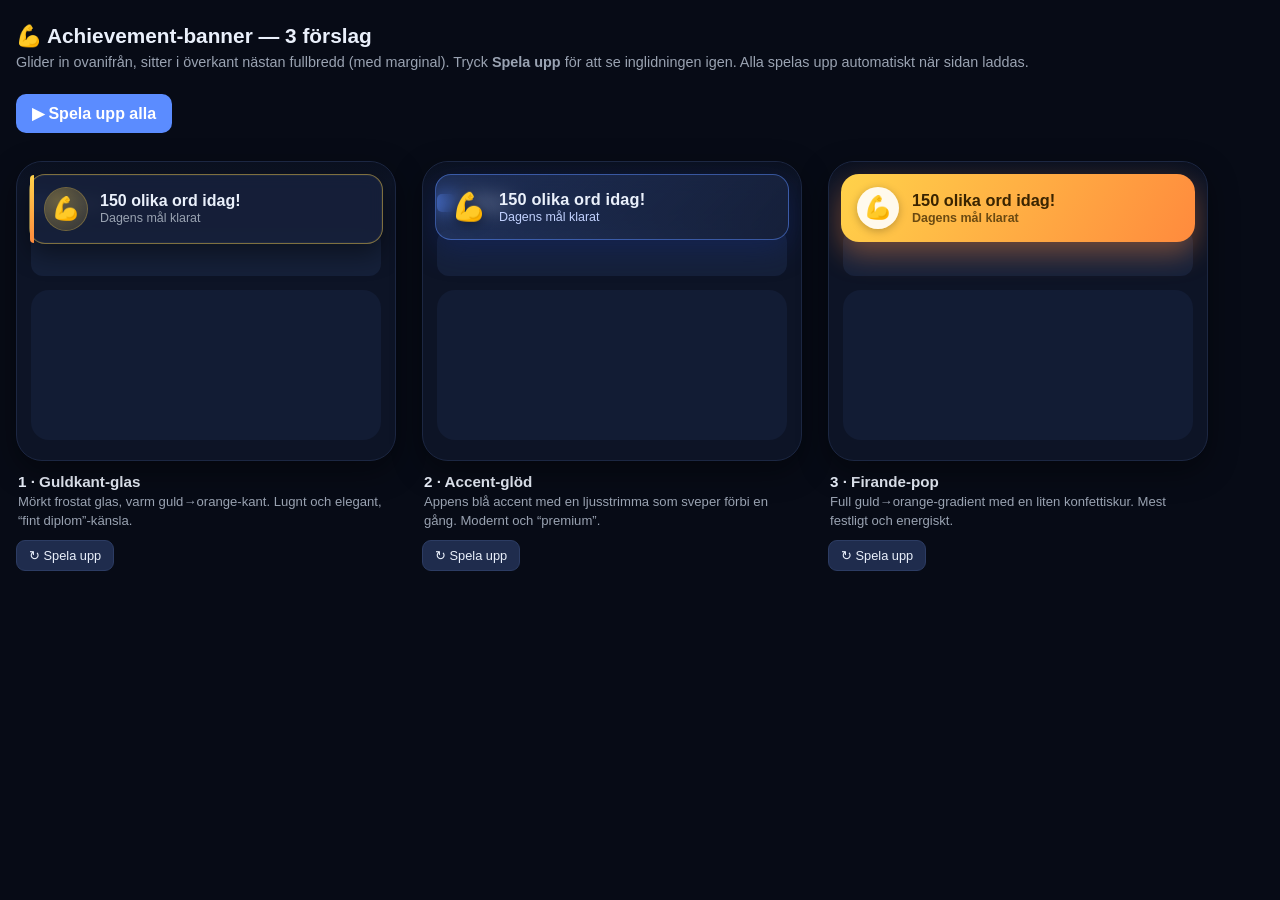
<file: mockups/achievement-banner.html>
<!DOCTYPE html>
<html lang="sv">
<head>
<meta charset="UTF-8" />
<meta name="viewport" content="width=device-width, initial-scale=1.0" />
<title>Achievement-banner – förslag</title>
</head>
<body>
<style>
  :root{
    --bg:#0d1426; --surface:#16203a; --surface-2:#1f2c4d; --text:#eaf0fb;
    --muted:#9aa3b2; --accent:#5b8cff; --gold:#ffd24a; --green:#8fbf5a; --fire:#ff8a3d;
  }
  *{box-sizing:border-box}
  body{margin:0;background:#070b16;color:var(--text);
    font-family:-apple-system,BlinkMacSystemFont,"Segoe UI",Roboto,Helvetica,Arial,sans-serif;
    padding:24px 16px 60px;}
  h1{font-size:1.3rem;margin:0 0 4px}
  .lede{color:var(--muted);font-size:.9rem;margin:0 0 20px;line-height:1.5}
  .playall{appearance:none;border:none;background:var(--accent);color:#fff;font:inherit;font-weight:700;
    padding:10px 16px;border-radius:10px;cursor:pointer;margin-bottom:28px}
  .grid{display:flex;flex-wrap:wrap;gap:26px}
  .col{flex:1 1 300px;max-width:380px}
  .cap{margin:12px 2px 0}
  .cap b{display:block;font-size:.95rem}
  .cap span{color:var(--muted);font-size:.82rem;line-height:1.45;display:block;margin-top:2px}
  .replay{appearance:none;margin-top:10px;border:1px solid #2c3c63;background:var(--surface-2);
    color:var(--text);font:inherit;font-size:.8rem;padding:7px 12px;border-radius:9px;cursor:pointer}

  /* Telefon-ram som visar appens överkant */
  .phone{position:relative;height:300px;border-radius:26px;overflow:hidden;
    background:var(--bg);border:1px solid #1c2742;box-shadow:0 10px 30px rgba(0,0,0,.4)}
  .phone .status{height:22px;background:linear-gradient(#0b1120,transparent)}
  .phone .appbar{display:flex;align-items:center;gap:8px;padding:10px 14px;color:var(--text);font-weight:700}
  .phone .appbar .dot{width:18px;height:18px;border-radius:5px;background:var(--accent);opacity:.8}
  .phone .ghost{margin:8px 14px;height:46px;border-radius:12px;background:var(--surface-2);opacity:.5}
  .phone .ghost.big{height:150px;border-radius:18px;margin-top:14px;opacity:.35}

  /* Gemensam banner-bas: överkant, nästan fullbredd, glider in ovanifrån */
  .ach{position:absolute;left:12px;right:12px;top:12px;z-index:5;
    transform:translateY(-160%);opacity:0;transition:transform .55s cubic-bezier(.18,.9,.3,1.2),opacity .35s ease;}
  .ach.show{transform:translateY(0);opacity:1}

  /* ---- Variant 1: Guldkant-glas ---- */
  .v1{display:flex;align-items:center;gap:13px;padding:13px 15px;border-radius:16px;
    background:rgba(22,32,58,.92);backdrop-filter:blur(8px);
    border:1px solid rgba(255,210,74,.45);
    box-shadow:0 10px 26px rgba(0,0,0,.45),inset 0 0 0 1px rgba(255,255,255,.04);}
  .v1::before{content:"";position:absolute;left:0;top:0;bottom:0;width:4px;border-radius:16px 0 0 16px;
    background:linear-gradient(var(--gold),var(--fire))}
  .v1 .badge{flex:none;width:42px;height:42px;border-radius:50%;display:grid;place-items:center;font-size:1.4rem;
    background:radial-gradient(circle at 30% 30%,rgba(255,210,74,.35),rgba(255,210,74,.12));
    box-shadow:0 0 0 1px rgba(255,210,74,.4)}
  .v1 .txt b{font-size:1rem;font-weight:800}
  .v1 .txt span{display:block;color:var(--muted);font-size:.78rem;margin-top:1px}

  /* ---- Variant 2: Accent-glöd (frostat) ---- */
  .v2{position:relative;display:flex;align-items:center;gap:13px;padding:15px 16px;border-radius:16px;overflow:hidden;
    background:linear-gradient(135deg,rgba(91,140,255,.22),rgba(22,32,58,.95));
    backdrop-filter:blur(10px);border:1px solid rgba(91,140,255,.5);
    box-shadow:0 10px 30px rgba(20,40,110,.45)}
  .v2 .emoji{flex:none;font-size:1.7rem;filter:drop-shadow(0 2px 6px rgba(0,0,0,.4))}
  .v2 .txt b{font-size:1.02rem;font-weight:800;letter-spacing:.01em}
  .v2 .txt span{display:block;color:#c2d2ff;font-size:.78rem;margin-top:1px}
  .v2 .shine{position:absolute;top:0;bottom:0;width:40%;left:-50%;
    background:linear-gradient(100deg,transparent,rgba(255,255,255,.16),transparent);transform:skewX(-18deg)}
  .ach.show .v2 .shine{animation:sweep 1.1s ease .25s 1}
  @keyframes sweep{from{left:-50%}to{left:130%}}

  /* ---- Variant 3: Firande-pop (gradient-pill + konfetti) ---- */
  .v3{position:relative;display:flex;align-items:center;gap:13px;padding:13px 16px;border-radius:18px;
    background:linear-gradient(120deg,var(--gold),var(--fire));
    box-shadow:0 12px 28px rgba(255,138,61,.4)}
  .v3 .badge{flex:none;width:42px;height:42px;border-radius:50%;display:grid;place-items:center;font-size:1.4rem;
    background:rgba(255,255,255,.9);box-shadow:0 2px 8px rgba(0,0,0,.25)}
  .v3 .txt b{font-size:1.02rem;font-weight:900;color:#3a2400}
  .v3 .txt span{display:block;color:#6b4a12;font-size:.78rem;font-weight:700;margin-top:1px}
  .confetti{position:absolute;left:0;right:0;top:0;height:0;pointer-events:none}
  .confetti i{position:absolute;top:6px;width:7px;height:7px;border-radius:2px;opacity:0}
  .ach.show .confetti i{animation:burst .9s ease-out .1s 1}
  @keyframes burst{0%{opacity:1;transform:translateY(0) scale(.6) rotate(0)}
    100%{opacity:0;transform:translateY(-46px) scale(1) rotate(220deg)}}
</style>

<h1>💪 Achievement-banner — 3 förslag</h1>
<p class="lede">Glider in ovanifrån, sitter i överkant nästan fullbredd (med marginal). Tryck <b>Spela upp</b> för att se inglidningen igen. Alla spelas upp automatiskt när sidan laddas.</p>
<button class="playall" onclick="playAll()">▶ Spela upp alla</button>

<div class="grid">
  <!-- Variant 1 -->
  <div class="col">
    <div class="phone">
      <div class="status"></div>
      <div class="appbar"><span class="dot"></span> Flippa</div>
      <div class="ghost"></div><div class="ghost big"></div>
      <div class="ach" id="b1">
        <div class="v1">
          <div class="badge">💪</div>
          <div class="txt"><b>150 olika ord idag!</b><span>Dagens mål klarat</span></div>
        </div>
      </div>
    </div>
    <div class="cap"><b>1 · Guldkant-glas</b><span>Mörkt frostat glas, varm guld→orange-kant. Lugnt och elegant, “fint diplom”-känsla.</span></div>
    <button class="replay" onclick="play('b1')">↻ Spela upp</button>
  </div>

  <!-- Variant 2 -->
  <div class="col">
    <div class="phone">
      <div class="status"></div>
      <div class="appbar"><span class="dot"></span> Flippa</div>
      <div class="ghost"></div><div class="ghost big"></div>
      <div class="ach" id="b2">
        <div class="v2">
          <span class="shine"></span>
          <div class="emoji">💪</div>
          <div class="txt"><b>150 olika ord idag!</b><span>Dagens mål klarat</span></div>
        </div>
      </div>
    </div>
    <div class="cap"><b>2 · Accent-glöd</b><span>Appens blå accent med en ljusstrimma som sveper förbi en gång. Modernt och “premium”.</span></div>
    <button class="replay" onclick="play('b2')">↻ Spela upp</button>
  </div>

  <!-- Variant 3 -->
  <div class="col">
    <div class="phone">
      <div class="status"></div>
      <div class="appbar"><span class="dot"></span> Flippa</div>
      <div class="ghost"></div><div class="ghost big"></div>
      <div class="ach" id="b3">
        <div class="v3">
          <div class="confetti" id="cf3"></div>
          <div class="badge">💪</div>
          <div class="txt"><b>150 olika ord idag!</b><span>Dagens mål klarat</span></div>
        </div>
      </div>
    </div>
    <div class="cap"><b>3 · Firande-pop</b><span>Full guld→orange-gradient med en liten konfettiskur. Mest festligt och energiskt.</span></div>
    <button class="replay" onclick="play('b3')">↻ Spela upp</button>
  </div>
</div>

<script>
  // bygg konfetti för variant 3
  (function(){
    const cols=['#fff','#5b8cff','#8fbf5a','#ffd24a','#ff8a3d'];
    const cf=document.getElementById('cf3');
    for(let i=0;i<12;i++){const s=document.createElement('i');
      s.style.left=(8+i*7.5)+'%';s.style.background=cols[i%cols.length];
      s.style.animationDelay=(0.1+(i%4)*0.05)+'s';cf.appendChild(s);}
  })();
  function play(id){const el=document.getElementById(id);el.classList.remove('show');
    void el.offsetWidth;el.classList.add('show');}
  function playAll(){['b1','b2','b3'].forEach((id,i)=>setTimeout(()=>play(id),i*220));}
  window.addEventListener('load',()=>setTimeout(playAll,350));
</script>
</body>
</html>
</file>
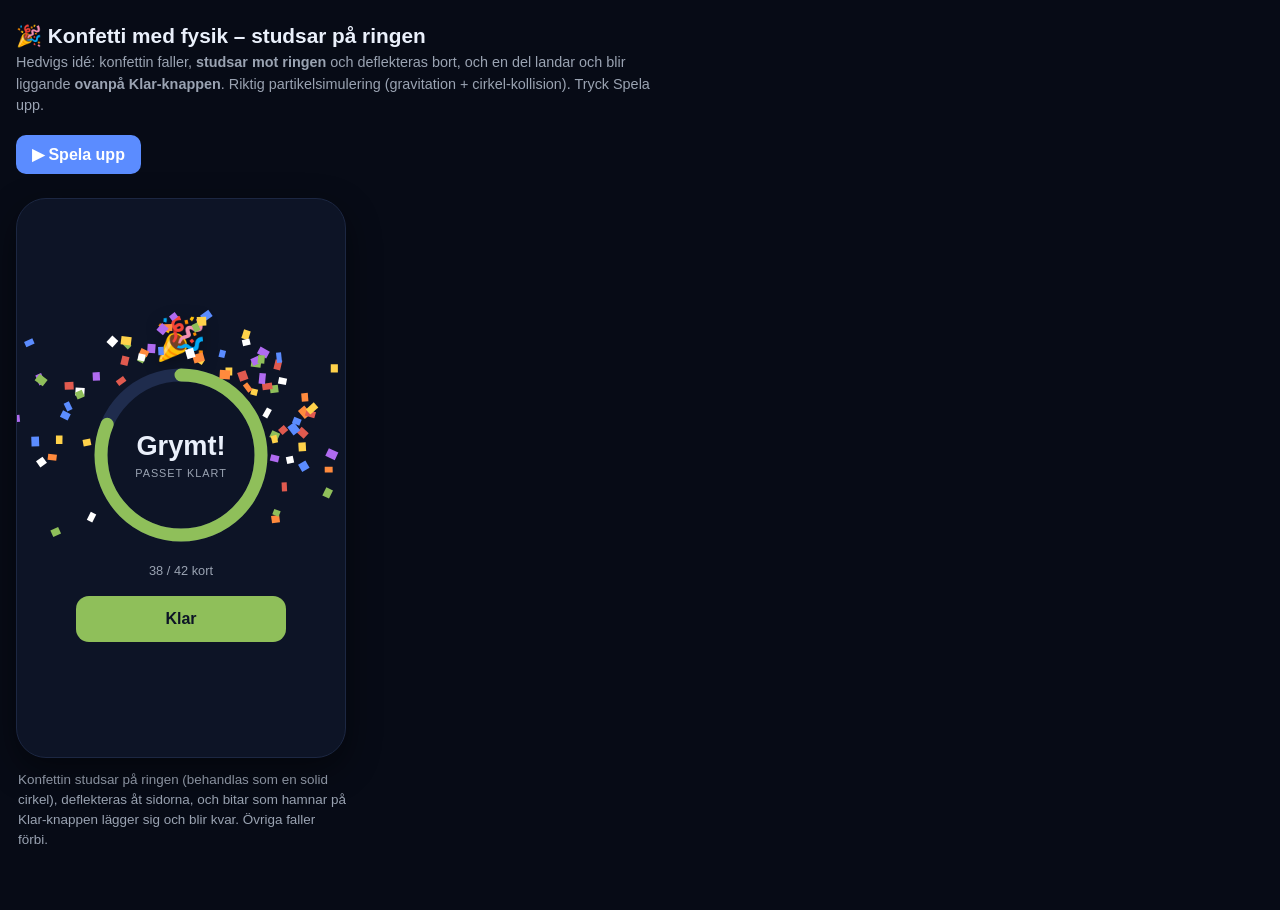
<file: mockups/konfetti-fysik.html>
<!DOCTYPE html>
<html lang="sv">
<head>
<meta charset="UTF-8" />
<meta name="viewport" content="width=device-width, initial-scale=1.0" />
<title>Konfetti – fysik (studsar på ringen)</title>
<style>
  :root{ --bg:#0d1426; --surface:#16203a; --surface-2:#1f2c4d; --text:#eaf0fb; --muted:#9aa3b2; --accent:#5b8cff; --easy:#8fbf5a; }
  *{box-sizing:border-box}
  body{margin:0;background:#070b16;color:var(--text);
    font-family:-apple-system,BlinkMacSystemFont,"Segoe UI",Roboto,Helvetica,Arial,sans-serif;padding:24px 16px 60px}
  h1{font-size:1.3rem;margin:0 0 4px}
  .lede{color:var(--muted);font-size:.9rem;margin:0 0 18px;line-height:1.5;max-width:640px}
  .replay{appearance:none;border:none;background:var(--accent);color:#fff;font:inherit;font-weight:700;
    padding:10px 16px;border-radius:10px;cursor:pointer;margin-bottom:24px}
  .phone{position:relative;width:330px;height:560px;border-radius:30px;overflow:hidden;background:var(--bg);
    border:1px solid #1c2742;box-shadow:0 12px 34px rgba(0,0,0,.45);
    display:flex;flex-direction:column;align-items:center;justify-content:center;text-align:center;padding:20px}
  .party{font-size:2.6rem;margin-bottom:-2px;z-index:1;filter:drop-shadow(0 3px 8px rgba(0,0,0,.4))}
  .ring{position:relative;width:188px;height:188px;z-index:1}
  .ring-center{position:absolute;inset:0;display:flex;flex-direction:column;align-items:center;justify-content:center}
  .ring-center .pep{font-size:1.7rem;font-weight:900}
  .ring-center .sub{color:var(--muted);font-size:.68rem;letter-spacing:.09em;text-transform:uppercase;margin-top:5px}
  .frac{color:var(--muted);font-size:.8rem;margin-top:14px;z-index:1}
  .klar{margin-top:18px;background:var(--easy);color:#0d1426;border:none;border-radius:13px;
    padding:14px 0;width:210px;font-weight:700;font-family:inherit;font-size:1rem;z-index:1}
  canvas.physics{position:absolute;inset:0;z-index:5;pointer-events:none}
  .cap{margin:12px 2px 0;max-width:330px}
  .cap span{color:var(--muted);font-size:.84rem;line-height:1.5}
</style>
</head>
<body>
<h1>🎉 Konfetti med fysik – studsar på ringen</h1>
<p class="lede">Hedvigs idé: konfettin faller, <b>studsar mot ringen</b> och deflekteras bort, och en del landar och blir liggande <b>ovanpå Klar-knappen</b>. Riktig partikelsimulering (gravitation + cirkel-kollision). Tryck Spela upp.</p>
<button class="replay" onclick="run()">▶ Spela upp</button>

<div class="phone" id="phone">
  <canvas class="physics"></canvas>
  <div class="party">🎉</div>
  <div class="ring">
    <svg viewBox="0 0 188 188" width="188" height="188">
      <circle cx="94" cy="94" r="80" fill="none" stroke="#1f2c4d" stroke-width="13"/>
      <circle cx="94" cy="94" r="80" fill="none" stroke="#8fbf5a" stroke-width="13" stroke-linecap="round"
        stroke-dasharray="503" stroke-dashoffset="95" transform="rotate(-90 94 94)"/>
    </svg>
    <div class="ring-center"><div class="pep">Grymt!</div><div class="sub">Passet klart</div></div>
  </div>
  <div class="frac">38 / 42 kort</div>
  <button class="klar">Klar</button>
</div>
<div class="cap"><span>Konfettin studsar på ringen (behandlas som en solid cirkel), deflekteras åt sidorna, och bitar som hamnar på Klar-knappen lägger sig och blir kvar. Övriga faller förbi.</span></div>

<script>
const COLS=['#5b8cff','#8fbf5a','#ffd24a','#ff8a3d','#e05a4f','#b06bf0','#fff'];
const rnd=(a,b)=>a+Math.random()*(b-a);
let rafId=null;

function run(){
  const phone=document.getElementById('phone');
  const canvas=phone.querySelector('canvas.physics');
  const dpr=Math.min(2, window.devicePixelRatio||1);
  const W=phone.clientWidth, H=phone.clientHeight;
  canvas.width=W*dpr; canvas.height=H*dpr; canvas.style.width=W+'px'; canvas.style.height=H+'px';
  const ctx=canvas.getContext('2d'); ctx.setTransform(dpr,0,0,dpr,0,0);

  const pr=phone.getBoundingClientRect();
  const rr=phone.querySelector('.ring').getBoundingClientRect();
  const br=phone.querySelector('.klar').getBoundingClientRect();
  const cx=rr.left-pr.left+rr.width/2, cy=rr.top-pr.top+rr.height/2;
  const R=rr.width/2 - 2;                 // ringen som solid cirkel
  const btn={top:br.top-pr.top, left:br.left-pr.left, right:br.right-pr.left};

  let parts=[];
  for(let i=0;i<80;i++){
    parts.push({ x:rnd(8,W-8), y:-rnd(10,160), vx:rnd(-1.3,1.3), vy:rnd(0.4,1.8),
      w:rnd(6,11), h:rnd(5,9), rot:rnd(0,6.28), vr:rnd(-0.25,0.25),
      col:COLS[i%COLS.length], rest:false, dead:false });
  }
  const G=0.17, REST=0.55, AIR=0.994, FLOOR=H+14;
  let frames=0;

  function step(){
    frames++;
    ctx.clearRect(0,0,W,H);
    let moving=0;
    for(const p of parts){
      if(!p.rest){
        p.vy+=G; p.vx*=AIR; p.x+=p.vx; p.y+=p.vy; p.rot+=p.vr;
        // studs mot ringen (solid cirkel)
        const dx=p.x-cx, dy=p.y-cy, d=Math.hypot(dx,dy);
        if(d<R && d>0.01){
          const nx=dx/d, ny=dy/d;
          p.x=cx+nx*R; p.y=cy+ny*R;
          const vn=p.vx*nx+p.vy*ny;
          p.vx=(p.vx-2*vn*nx)*REST; p.vy=(p.vy-2*vn*ny)*REST;
          p.vr+=rnd(-0.2,0.2);
        }
        // landa ovanpå Klar-knappen
        if(p.vy>0 && p.x>btn.left-3 && p.x<btn.right+3 && (p.y+p.h/2)>=btn.top && p.y<btn.top+16){
          p.y=btn.top-p.h/2; p.vy=-p.vy*0.28; p.vx*=0.55;
          if(Math.abs(p.vy)<0.7){ p.vy=0; p.vx*=0.4; if(Math.abs(p.vx)<0.25){ p.rest=true; p.y=btn.top-p.h/2; } }
        }
        if(p.y-12>FLOOR) p.dead=true;
        if(!p.dead) moving++;
      }
      if(!p.dead){
        ctx.save(); ctx.translate(p.x,p.y); ctx.rotate(p.rot); ctx.fillStyle=p.col;
        ctx.fillRect(-p.w/2,-p.h/2,p.w,p.h); ctx.restore();
      }
    }
    parts=parts.filter(p=>!p.dead);
    if(parts.length && (moving>0 && frames<900)) rafId=requestAnimationFrame(step);
  }
  cancelAnimationFrame(rafId); step();
}
window.addEventListener('load', ()=>setTimeout(run,300));
</script>
</body>
</html>
</file>
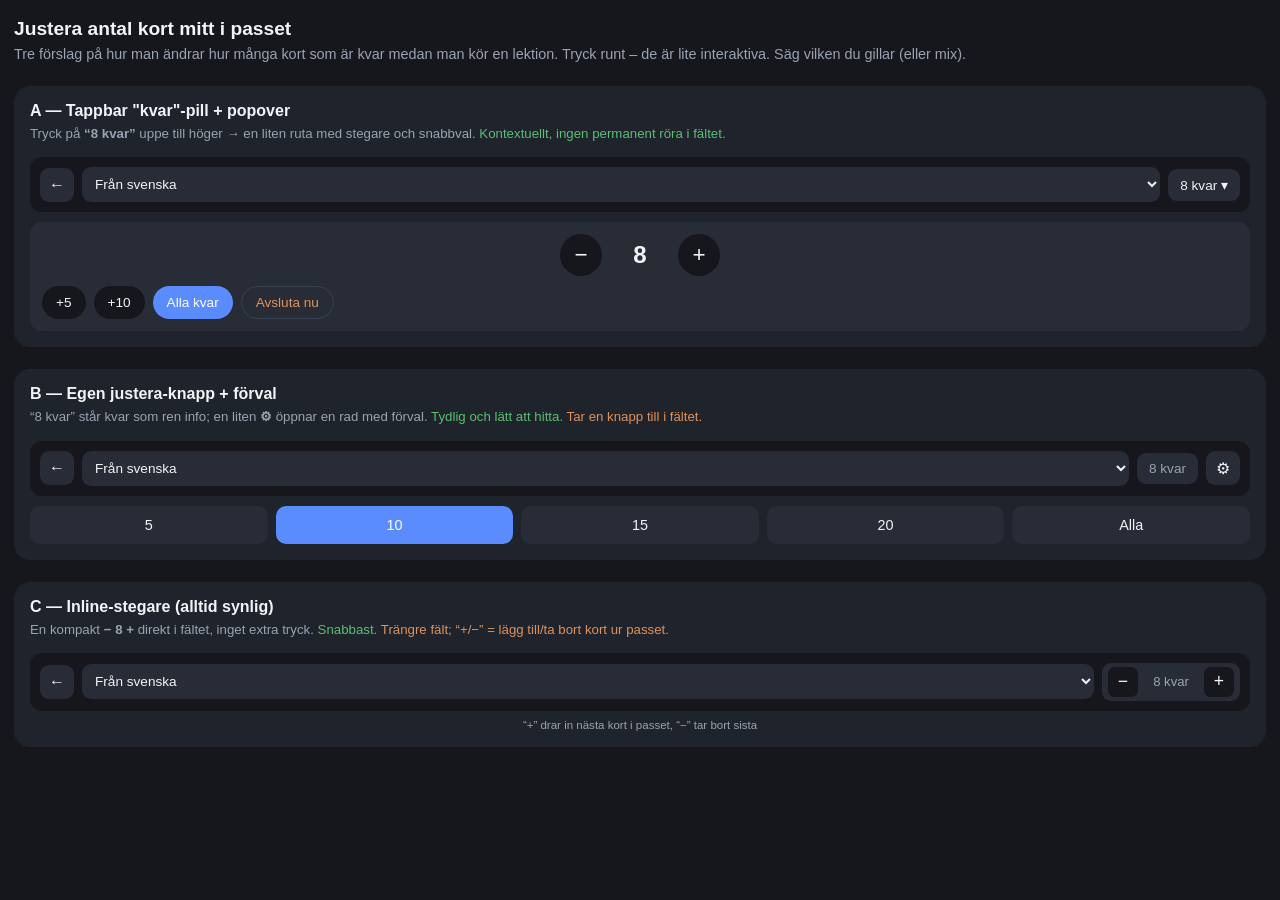
<file: mockups/kort-per-pass.html>
<!DOCTYPE html>
<html lang="sv">
<head>
<meta charset="UTF-8" />
<meta name="viewport" content="width=device-width, initial-scale=1.0, viewport-fit=cover" />
<title>Mockup – justera kort mitt i passet</title>
<style>
  * { box-sizing: border-box; margin: 0; padding: 0; -webkit-user-select: none; }
  :root {
    --bg:#15171c; --surface:#1f232b; --surface-2:#272c36; --text:#f2f4f8;
    --muted:#9aa3b2; --accent:#5b8cff; --good:#5bbf72; --easy:#f4c542;
  }
  body { background:var(--bg); color:var(--text); font-family:-apple-system,BlinkMacSystemFont,"Segoe UI",Roboto,sans-serif; padding:18px 14px 60px; }
  h1 { font-size:1.2rem; margin-bottom:4px; }
  .lead { color:var(--muted); font-size:.9rem; margin-bottom:22px; line-height:1.4; }
  .variant { background:var(--surface); border-radius:16px; padding:16px; margin-bottom:22px; }
  .variant h2 { font-size:1rem; margin-bottom:4px; }
  .variant p { color:var(--muted); font-size:.83rem; line-height:1.45; margin-bottom:14px; }
  .pro { color:var(--good); } .con { color:#e0915a; }

  /* mock train-bar */
  .bar { display:flex; align-items:center; gap:8px; background:var(--bg); border-radius:12px; padding:10px; position:relative; }
  .back { background:var(--surface-2); border:none; color:var(--text); width:34px; height:34px; border-radius:9px; font-size:1rem; }
  .sel { flex:1; background:var(--surface-2); color:var(--text); border:none; border-radius:9px; padding:9px; font-size:.85rem; }
  .pill { background:var(--surface-2); color:var(--muted); border:none; border-radius:9px; padding:8px 12px; font-size:.85rem; white-space:nowrap; }
  .pill.tappable { color:var(--text); }
  .iconbtn { background:var(--surface-2); border:none; color:var(--text); width:34px; height:34px; border-radius:9px; font-size:1rem; }

  /* popover (A) */
  .pop { margin-top:10px; background:var(--surface-2); border-radius:12px; padding:12px; }
  .stepper { display:flex; align-items:center; justify-content:center; gap:16px; margin-bottom:10px; }
  .stepper button { width:42px; height:42px; border-radius:50%; border:none; background:var(--bg); color:var(--text); font-size:1.4rem; }
  .stepper .num { font-size:1.5rem; font-weight:700; min-width:44px; text-align:center; }
  .chips { display:flex; gap:8px; flex-wrap:wrap; }
  .chip { background:var(--bg); color:var(--text); border:none; border-radius:20px; padding:8px 14px; font-size:.85rem; }
  .chip.accent { background:var(--accent); color:#fff; }
  .chip.warn { background:transparent; color:#e0915a; border:1px solid #3a4150; }

  /* sheet presets (B) */
  .presets { display:flex; gap:8px; margin-top:10px; }
  .presets button { flex:1; background:var(--surface-2); color:var(--text); border:none; border-radius:10px; padding:11px 0; font-size:.9rem; }
  .presets button.on { background:var(--accent); color:#fff; }

  /* inline stepper (C) */
  .inline { display:flex; align-items:center; gap:6px; background:var(--surface-2); border-radius:9px; padding:4px 6px; }
  .inline button { width:30px; height:30px; border-radius:7px; border:none; background:var(--bg); color:var(--text); font-size:1.1rem; }
  .inline .n { min-width:54px; text-align:center; font-size:.82rem; color:var(--muted); }
  .hint { font-size:.72rem; color:var(--muted); margin-top:8px; text-align:center; }
</style>
</head>
<body>
  <h1>Justera antal kort mitt i passet</h1>
  <p class="lead">Tre förslag på hur man ändrar hur många kort som är kvar medan man kör en lektion. Tryck runt – de är lite interaktiva. Säg vilken du gillar (eller mix).</p>

  <!-- VARIANT A -->
  <div class="variant">
    <h2>A — Tappbar "kvar"-pill + popover</h2>
    <p>Tryck på <b>“8 kvar”</b> uppe till höger → en liten ruta med stegare och snabbval. <span class="pro">Kontextuellt, ingen permanent röra i fältet.</span></p>
    <div class="bar">
      <button class="back">←</button>
      <select class="sel"><option>Från svenska</option></select>
      <button class="pill tappable" id="aPill" onclick="document.getElementById('aPop').style.display = document.getElementById('aPop').style.display==='none'?'block':'none'">8 kvar ▾</button>
    </div>
    <div class="pop" id="aPop">
      <div class="stepper">
        <button onclick="aAdj(-1)">−</button>
        <span class="num" id="aNum">8</span>
        <button onclick="aAdj(1)">+</button>
      </div>
      <div class="chips">
        <button class="chip" onclick="aSet(5)">+5</button>
        <button class="chip" onclick="aSet(10)">+10</button>
        <button class="chip accent" onclick="aSet('all')">Alla kvar</button>
        <button class="chip warn" onclick="aSet('end')">Avsluta nu</button>
      </div>
    </div>
  </div>

  <!-- VARIANT B -->
  <div class="variant">
    <h2>B — Egen justera-knapp + förval</h2>
    <p>“8 kvar” står kvar som ren info; en liten <b>⚙</b> öppnar en rad med förval. <span class="pro">Tydlig och lätt att hitta.</span> <span class="con">Tar en knapp till i fältet.</span></p>
    <div class="bar">
      <button class="back">←</button>
      <select class="sel"><option>Från svenska</option></select>
      <button class="pill">8 kvar</button>
      <button class="iconbtn" onclick="var p=document.getElementById('bPanel');p.style.display=p.style.display==='none'?'flex':'none'">⚙</button>
    </div>
    <div class="presets" id="bPanel">
      <button onclick="bPick(this,5)">5</button>
      <button onclick="bPick(this,10)" class="on">10</button>
      <button onclick="bPick(this,15)">15</button>
      <button onclick="bPick(this,20)">20</button>
      <button onclick="bPick(this,'all')">Alla</button>
    </div>
  </div>

  <!-- VARIANT C -->
  <div class="variant">
    <h2>C — Inline-stegare (alltid synlig)</h2>
    <p>En kompakt <b>− 8 +</b> direkt i fältet, inget extra tryck. <span class="pro">Snabbast.</span> <span class="con">Trängre fält; “+/−” = lägg till/ta bort kort ur passet.</span></p>
    <div class="bar">
      <button class="back">←</button>
      <select class="sel"><option>Från svenska</option></select>
      <div class="inline">
        <button onclick="cAdj(-1)">−</button>
        <span class="n" id="cNum">8 kvar</span>
        <button onclick="cAdj(1)">+</button>
      </div>
    </div>
    <div class="hint">“+” drar in nästa kort i passet, “−” tar bort sista</div>
  </div>

<script>
  let aN = 8;
  function aRender(){ document.getElementById('aNum').textContent = aN; document.getElementById('aPill').textContent = aN + ' kvar ▾'; }
  function aAdj(d){ aN = Math.max(1, aN + d); aRender(); }
  function aSet(v){ if(v==='all'){ aN = 23; } else if(v==='end'){ aN = 1; } else { aN += v; } aRender(); }
  let cN = 8;
  function cAdj(d){ cN = Math.max(1, cN + d); document.getElementById('cNum').textContent = cN + ' kvar'; }
  function bPick(el,v){ [...el.parentNode.children].forEach(b=>b.classList.remove('on')); el.classList.add('on'); }
</script>
</body>
</html>
</file>
